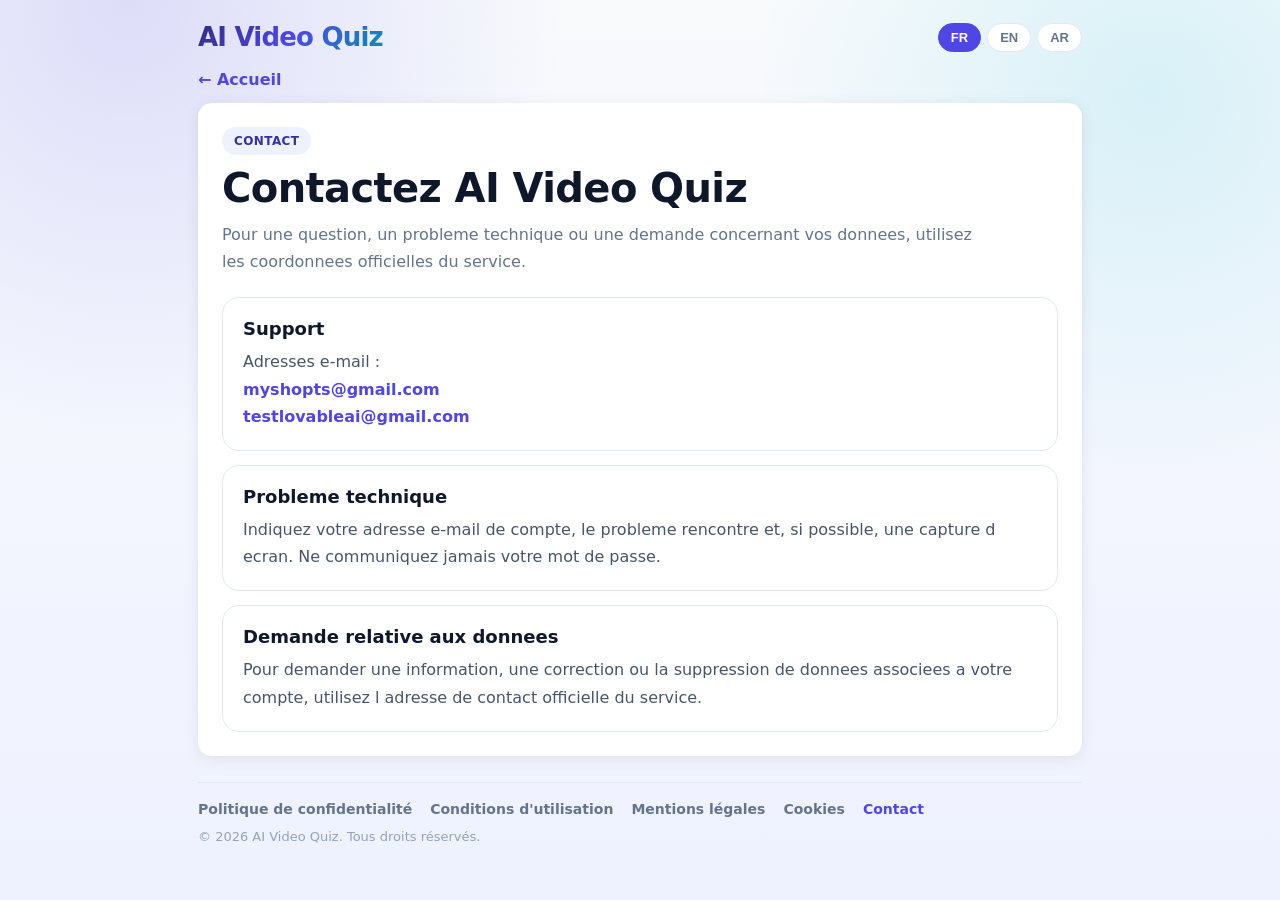
<file: contact.html>
<!DOCTYPE html>
<html lang="fr">
<head>
  <meta charset="UTF-8">
  <meta name="viewport" content="width=device-width, initial-scale=1">
  <title>AI Video Quiz</title>
  <link rel="stylesheet" href="legal.css">
</head>
<body data-page="contact">
  <div class="wrap">
    <div class="top">
      <a class="brand" href="index.html">AI Video Quiz</a>
      <div class="lang">
        <button type="button" data-lang="fr">FR</button>
        <button type="button" data-lang="en">EN</button>
        <button type="button" data-lang="ar">AR</button>
      </div>
    </div>

    <a id="homeLink" class="back" href="index.html">← Accueil</a>

    <main class="card">
      <div id="kicker" class="kicker"></div>
      <h1 id="title"></h1>
      <p id="lead" class="lead"></p>
      <div id="content" class="content"></div>
      <noscript>
        <p>Active JavaScript pour afficher cette page. / Enable JavaScript to display this page.</p>
        <p><a href="mailto:myshopts@gmail.com">myshopts@gmail.com</a><br><a href="mailto:testlovableai@gmail.com">testlovableai@gmail.com</a></p>
      </noscript>
    </main>

    <footer class="site-footer">
      <nav id="footerNav"></nav>
      <span id="copyright"></span>
    </footer>
  </div>
  <!-- Adresses de support affichées dans le bloc « Support » (FR / EN / AR) -->
  <script>
    window.SUPPORT_EMAILS = ['myshopts@gmail.com', 'testlovableai@gmail.com'];
  </script>
  <script src="legal-pages.js"></script>
</body>
</html>
</file>
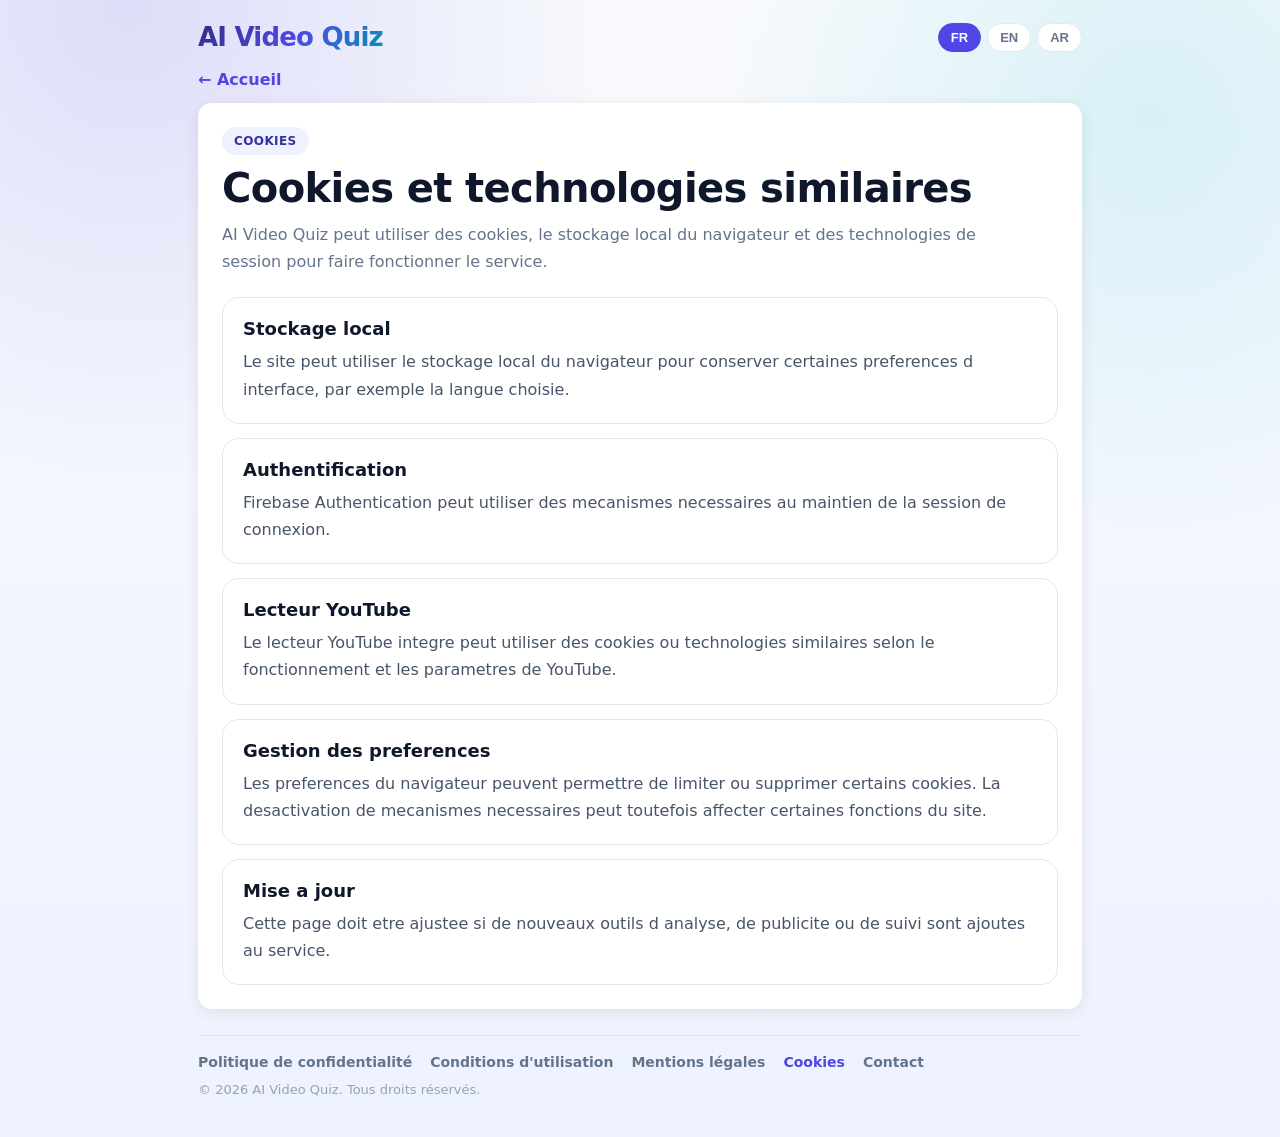
<file: cookies.html>
<!DOCTYPE html>
<html lang="fr">
<head>
  <meta charset="UTF-8">
  <meta name="viewport" content="width=device-width, initial-scale=1">
  <title>AI Video Quiz</title>
  <link rel="stylesheet" href="legal.css">
</head>
<body data-page="cookies">
  <div class="wrap">
    <div class="top">
      <a class="brand" href="index.html">AI Video Quiz</a>
      <div class="lang">
        <button type="button" data-lang="fr">FR</button>
        <button type="button" data-lang="en">EN</button>
        <button type="button" data-lang="ar">AR</button>
      </div>
    </div>

    <a id="homeLink" class="back" href="index.html">← Accueil</a>

    <main class="card">
      <div id="kicker" class="kicker"></div>
      <h1 id="title"></h1>
      <p id="lead" class="lead"></p>
      <div id="content" class="content"></div>
      <noscript><p>Active JavaScript pour afficher cette page. / Enable JavaScript to display this page.</p></noscript>
    </main>

    <footer class="site-footer">
      <nav id="footerNav"></nav>
      <span id="copyright"></span>
    </footer>
  </div>
  <script src="legal-pages.js"></script>
</body>
</html>
</file>
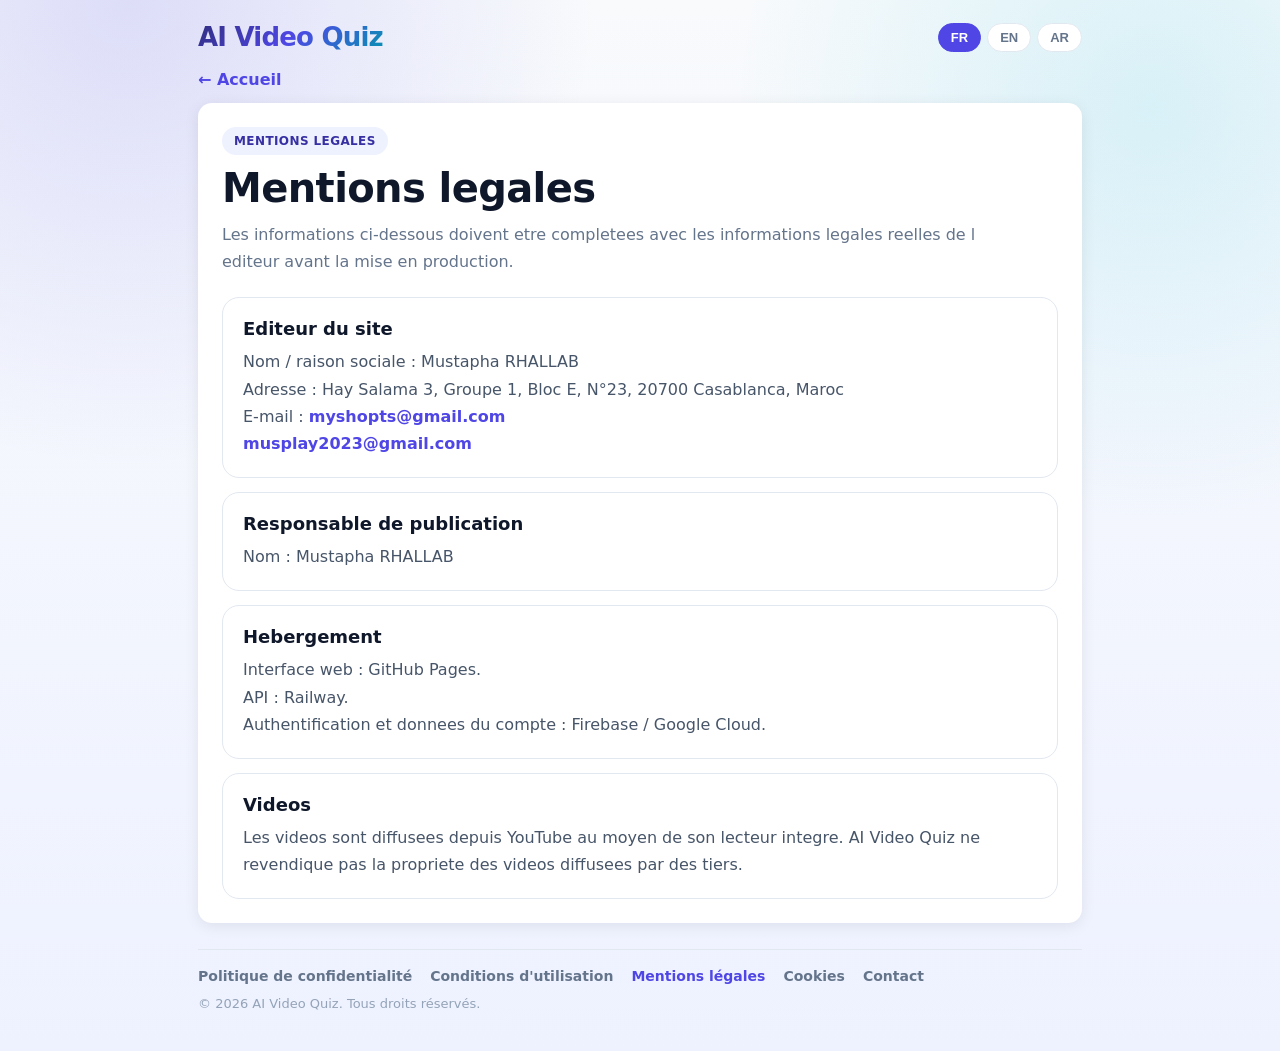
<file: legal-notice.html>
<!DOCTYPE html>
<html lang="fr">
<head>
  <meta charset="UTF-8">
  <meta name="viewport" content="width=device-width, initial-scale=1">
  <title>AI Video Quiz</title>
  <link rel="stylesheet" href="legal.css">
</head>
<body data-page="legal">
  <div class="wrap">
    <div class="top">
      <a class="brand" href="index.html">AI Video Quiz</a>
      <div class="lang">
        <button type="button" data-lang="fr">FR</button>
        <button type="button" data-lang="en">EN</button>
        <button type="button" data-lang="ar">AR</button>
      </div>
    </div>

    <a id="homeLink" class="back" href="index.html">← Accueil</a>

    <main class="card">
      <div id="kicker" class="kicker"></div>
      <h1 id="title"></h1>
      <p id="lead" class="lead"></p>
      <div id="content" class="content"></div>
      <noscript><p>Active JavaScript pour afficher cette page. / Enable JavaScript to display this page.</p></noscript>
    </main>

    <footer class="site-footer">
      <nav id="footerNav"></nav>
      <span id="copyright"></span>
    </footer>
  </div>
  <script src="legal-pages.js"></script>
</body>
</html>
</file>
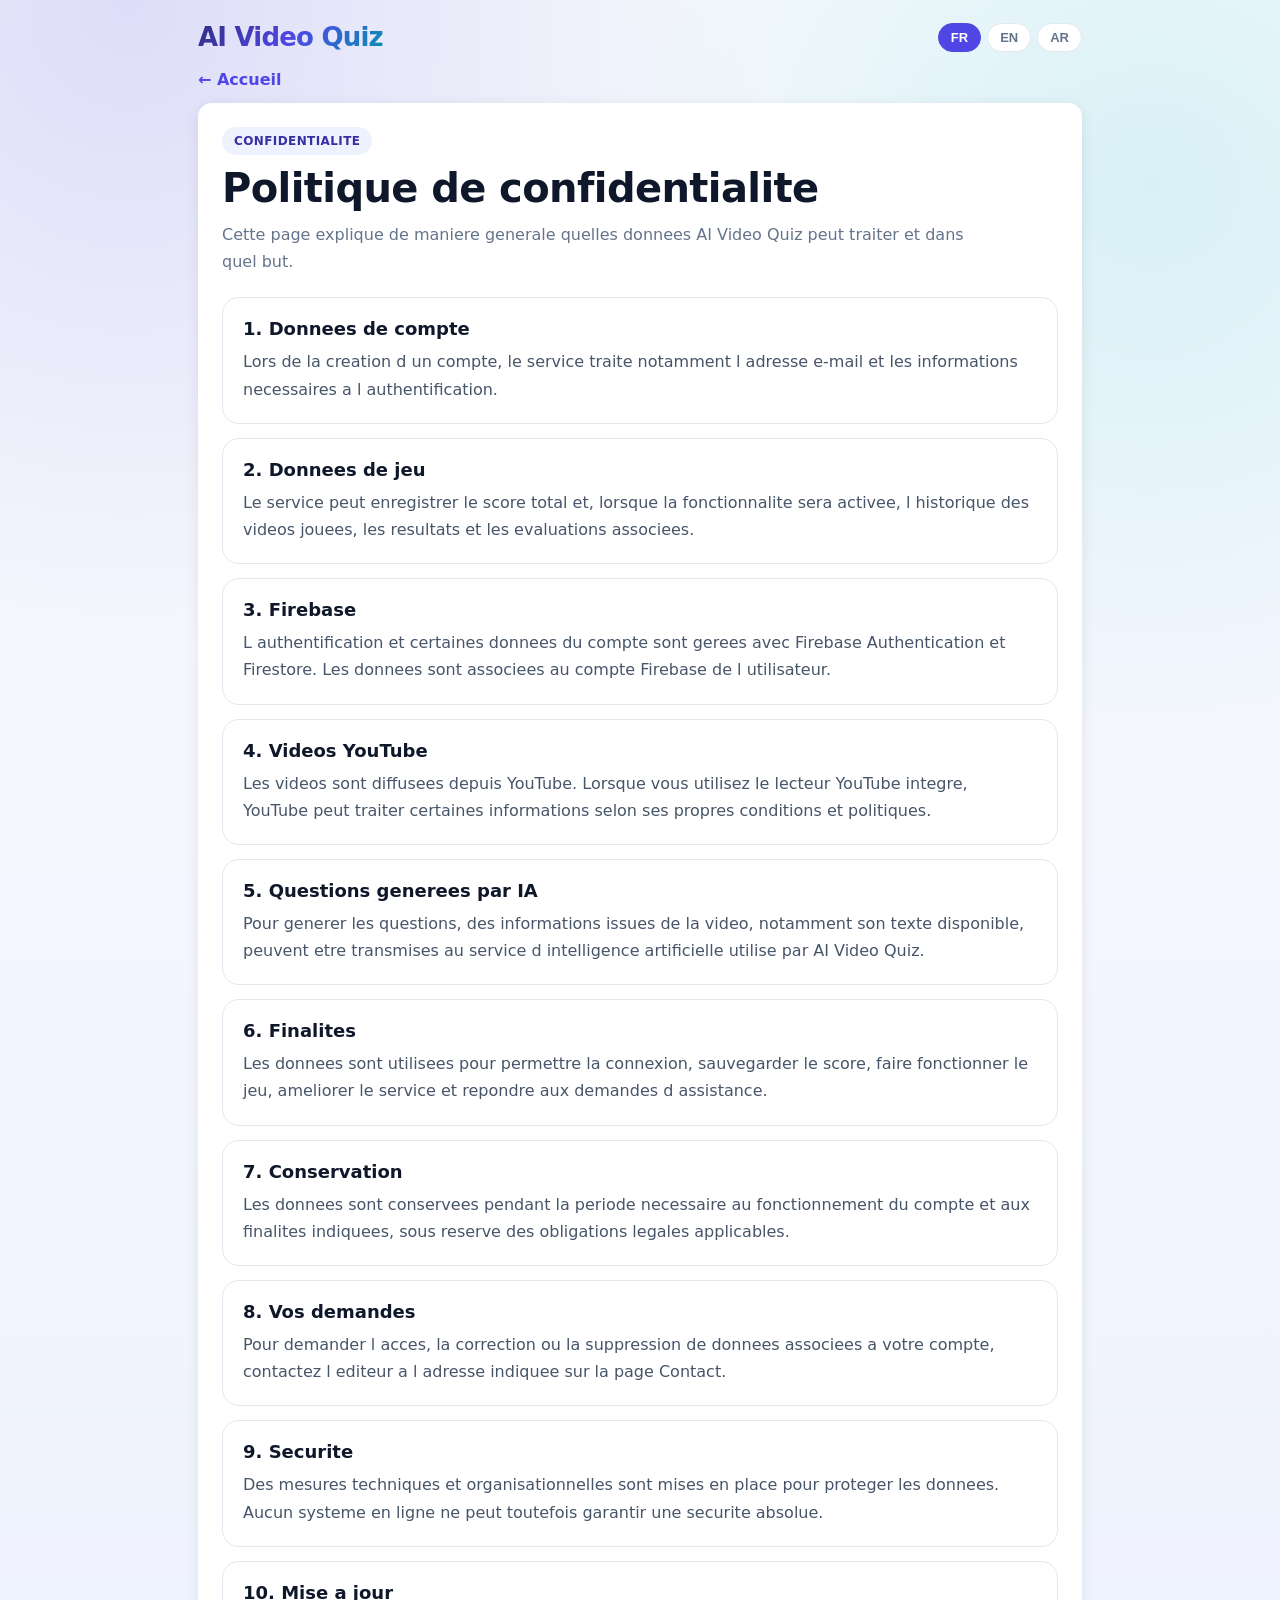
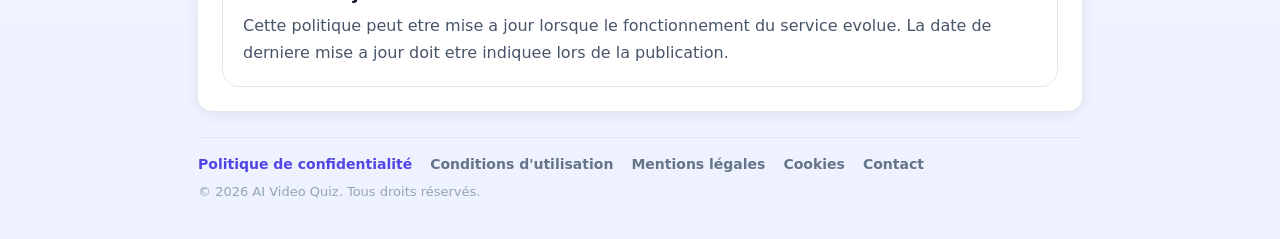
<file: privacy.html>
<!DOCTYPE html>
<html lang="fr">
<head>
  <meta charset="UTF-8">
  <meta name="viewport" content="width=device-width, initial-scale=1">
  <title>AI Video Quiz</title>
  <link rel="stylesheet" href="legal.css">
</head>
<body data-page="privacy">
  <div class="wrap">
    <div class="top">
      <a class="brand" href="index.html">AI Video Quiz</a>
      <div class="lang">
        <button type="button" data-lang="fr">FR</button>
        <button type="button" data-lang="en">EN</button>
        <button type="button" data-lang="ar">AR</button>
      </div>
    </div>

    <a id="homeLink" class="back" href="index.html">← Accueil</a>

    <main class="card">
      <div id="kicker" class="kicker"></div>
      <h1 id="title"></h1>
      <p id="lead" class="lead"></p>
      <div id="content" class="content"></div>
      <noscript><p>Active JavaScript pour afficher cette page. / Enable JavaScript to display this page.</p></noscript>
    </main>

    <footer class="site-footer">
      <nav id="footerNav"></nav>
      <span id="copyright"></span>
    </footer>
  </div>
  <script src="legal-pages.js"></script>
</body>
</html>
</file>
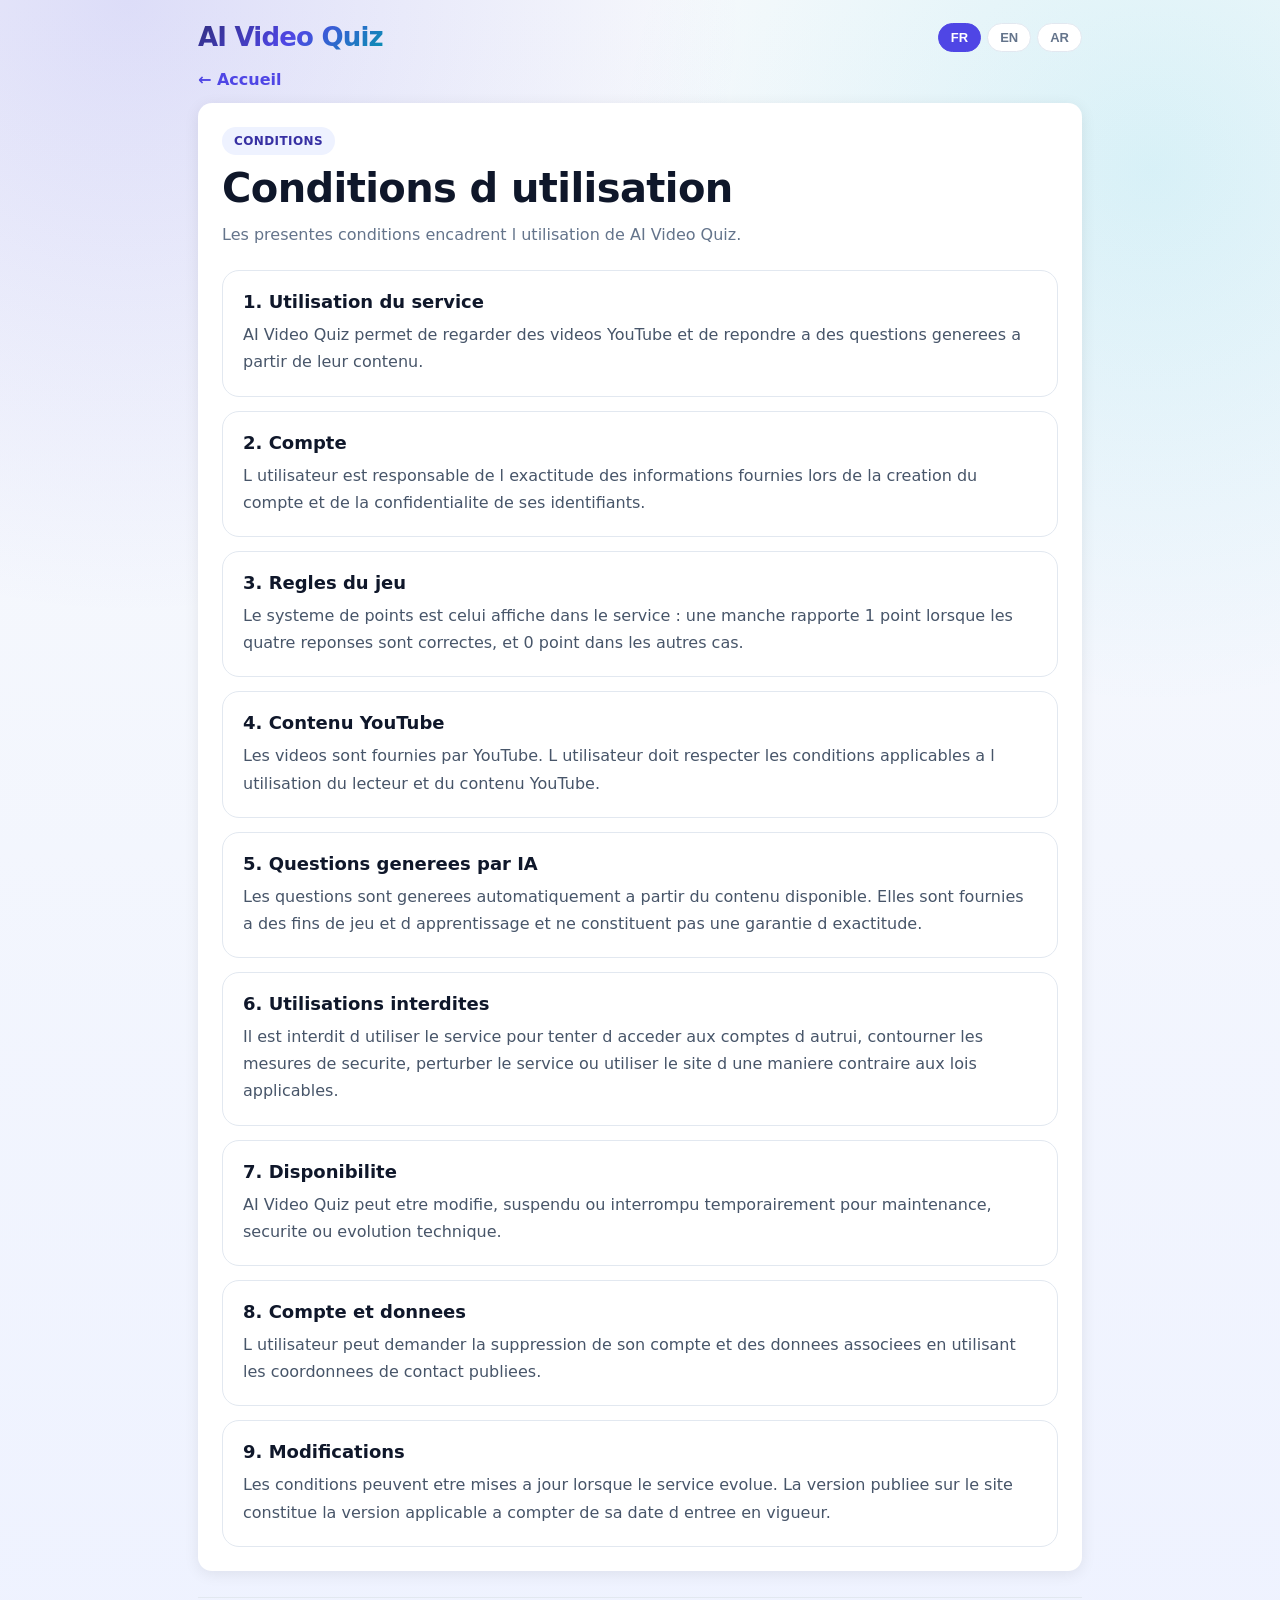
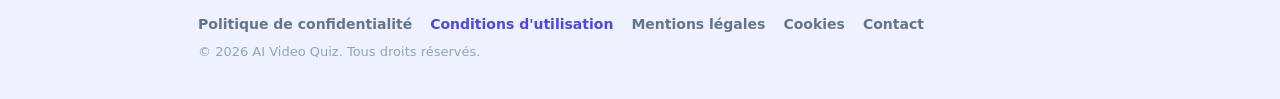
<file: terms.html>
<!DOCTYPE html>
<html lang="fr">
<head>
  <meta charset="UTF-8">
  <meta name="viewport" content="width=device-width, initial-scale=1">
  <title>AI Video Quiz</title>
  <link rel="stylesheet" href="legal.css">
</head>
<body data-page="terms">
  <div class="wrap">
    <div class="top">
      <a class="brand" href="index.html">AI Video Quiz</a>
      <div class="lang">
        <button type="button" data-lang="fr">FR</button>
        <button type="button" data-lang="en">EN</button>
        <button type="button" data-lang="ar">AR</button>
      </div>
    </div>

    <a id="homeLink" class="back" href="index.html">← Accueil</a>

    <main class="card">
      <div id="kicker" class="kicker"></div>
      <h1 id="title"></h1>
      <p id="lead" class="lead"></p>
      <div id="content" class="content"></div>
      <noscript><p>Active JavaScript pour afficher cette page. / Enable JavaScript to display this page.</p></noscript>
    </main>

    <footer class="site-footer">
      <nav id="footerNav"></nav>
      <span id="copyright"></span>
    </footer>
  </div>
  <script src="legal-pages.js"></script>
</body>
</html>
</file>
<file: legal.css>
* { box-sizing: border-box; }

:root {
  --primary: #4f46e5;
  --ink: #0f172a;
  --muted: #64748b;
  --line: #e2e8f0;
}

body {
  margin: 0;
  font-family: Inter, ui-sans-serif, system-ui, -apple-system, BlinkMacSystemFont, "Segoe UI", Arial, sans-serif;
  color: var(--ink);
  background:
    radial-gradient(circle at 10% 0%, rgba(79,70,229,.16), transparent 30%),
    radial-gradient(circle at 90% 10%, rgba(6,182,212,.13), transparent 28%),
    linear-gradient(180deg, #f8fafc 0%, #eef2ff 100%);
  min-height: 100vh;
}

.wrap { max-width: 920px; margin: 0 auto; padding: 22px 18px 40px; }

.top { display: flex; justify-content: space-between; align-items: center; gap: 14px; flex-wrap: wrap; margin-bottom: 18px; }

.brand {
  font-size: 26px; font-weight: 800; letter-spacing: -.8px; text-decoration: none;
  background: linear-gradient(135deg, #312e81, #4f46e5 50%, #0891b2);
  -webkit-background-clip: text; background-clip: text; color: transparent;
}

.lang { display: flex; gap: 6px; }
.lang button {
  border: 1px solid var(--line); background: #fff; color: var(--muted); border-radius: 999px;
  padding: 6px 12px; font-size: 13px; font-weight: 700; cursor: pointer;
}
.lang button.active { background: var(--primary); border-color: var(--primary); color: #fff; }

.back {
  display: inline-block; margin-bottom: 14px; color: var(--primary); font-weight: 700;
  text-decoration: none;
}
.back:hover { text-decoration: underline; }

.card {
  background: #fff; border-radius: 14px; padding: 24px; margin-bottom: 20px;
  box-shadow: 0 3px 15px rgba(0, 0, 0, .08);
}

.kicker {
  display: inline-flex; padding: 7px 12px; border-radius: 999px; background: #eef2ff; color: #3730a3;
  font-size: 12px; font-weight: 800; letter-spacing: .4px; margin-bottom: 10px;
}

h1 { margin: 0 0 10px; font-size: clamp(28px, 5vw, 40px); letter-spacing: -.6px; }
.lead { margin: 0 0 22px; color: var(--muted); line-height: 1.7; max-width: 760px; }

.content { display: grid; gap: 14px; }
.info-block { padding: 20px; border: 1px solid var(--line); border-radius: 17px; background: #fff; }
.info-block h3 { margin: 0 0 9px; font-size: 18px; color: var(--ink); }
.info-block p { margin: 0; color: #475569; line-height: 1.7; }
.info-block ul { margin: 8px 0 0; padding-left: 21px; color: #475569; line-height: 1.75; }
a { color: var(--primary); font-weight: 600; }

.info-block a { text-decoration: none; }
.info-block a:hover { text-decoration: underline; }

[dir="rtl"] .info-block ul { padding-left: 0; padding-right: 21px; }

.legal-placeholder {
  display: inline-block; padding: 2px 7px; border-radius: 6px; background: #fff7ed; color: #9a3412; font-weight: 700;
}

.site-footer { margin-top: 26px; padding-top: 18px; border-top: 1px solid var(--line); color: #94a3b8; font-size: 13px; }
.site-footer nav { display: flex; flex-wrap: wrap; gap: 8px 18px; margin-bottom: 12px; }
.site-footer a { color: #64748b; font-weight: 600; font-size: 14px; text-decoration: none; }
.site-footer a:hover { color: var(--primary); }
.site-footer a[aria-current="page"] { color: var(--primary); }

@media (max-width: 600px) {
  .card { padding: 18px; }
}
</file>
